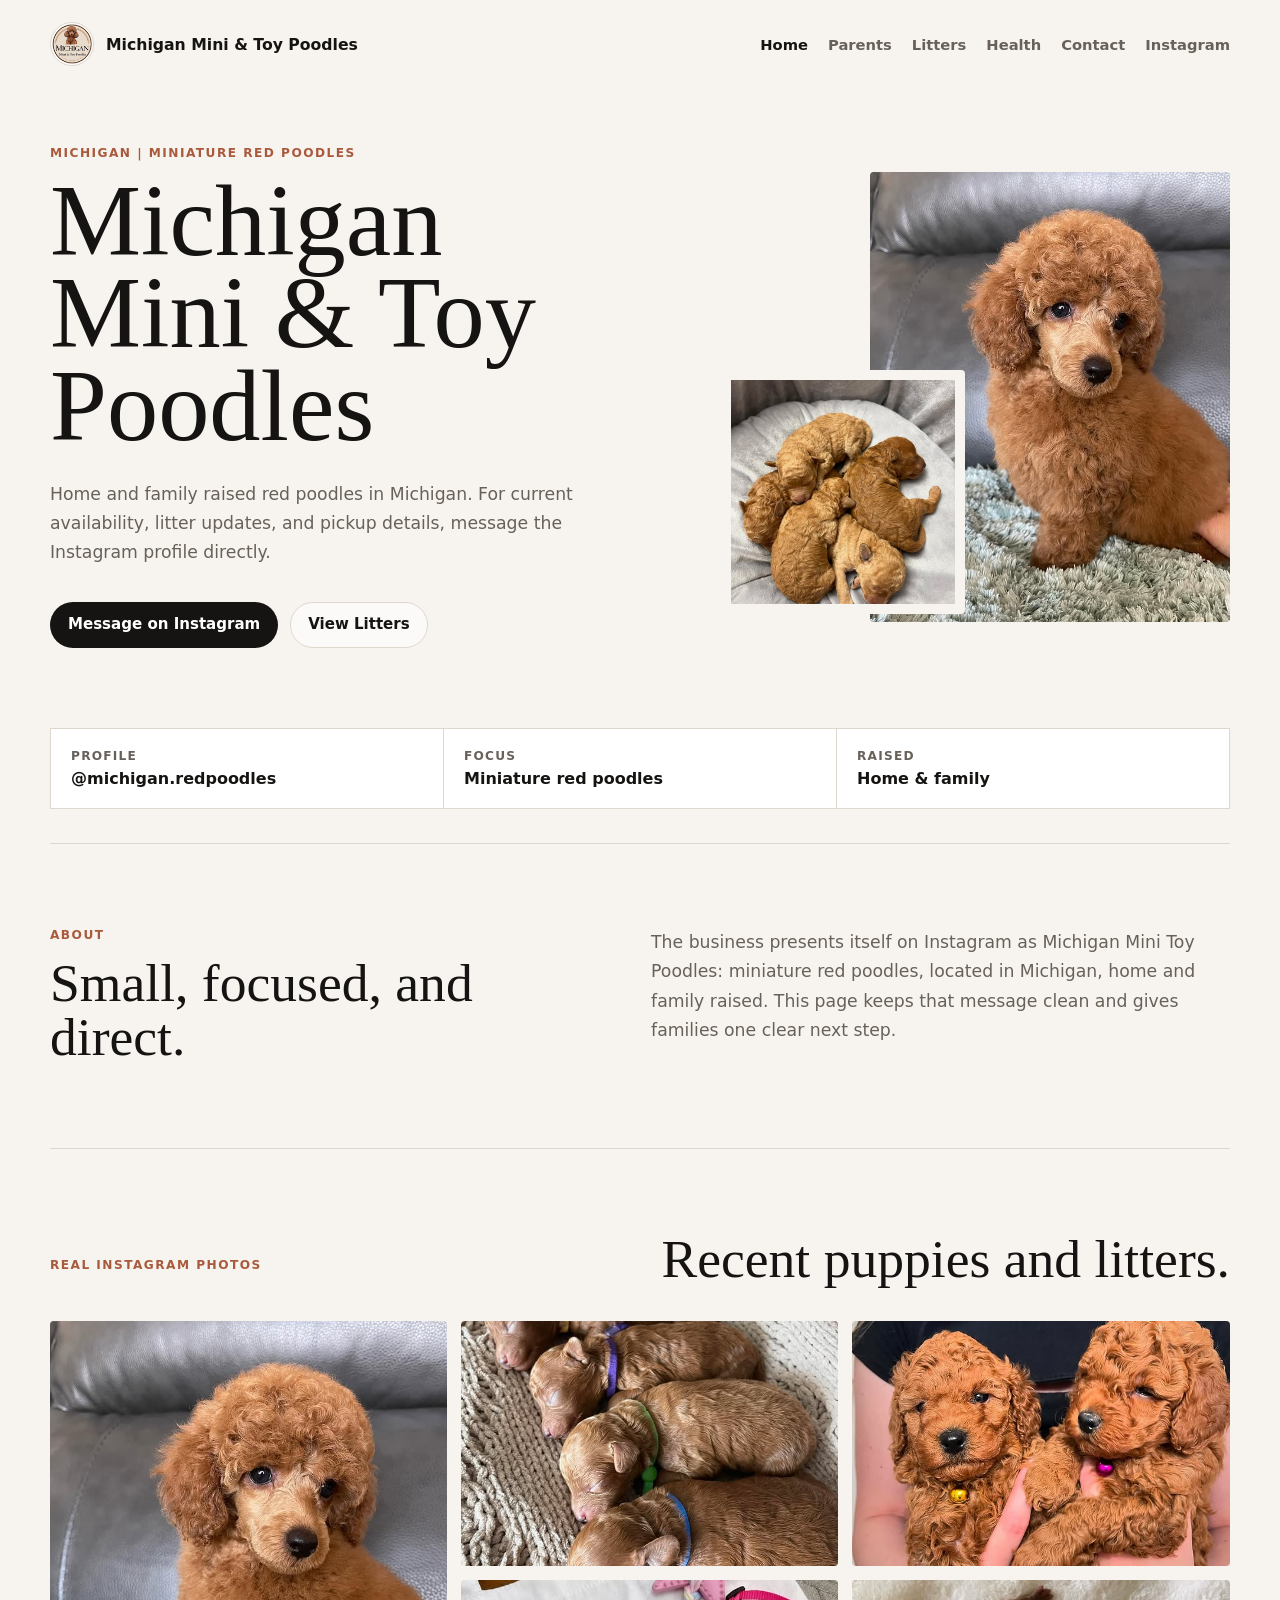
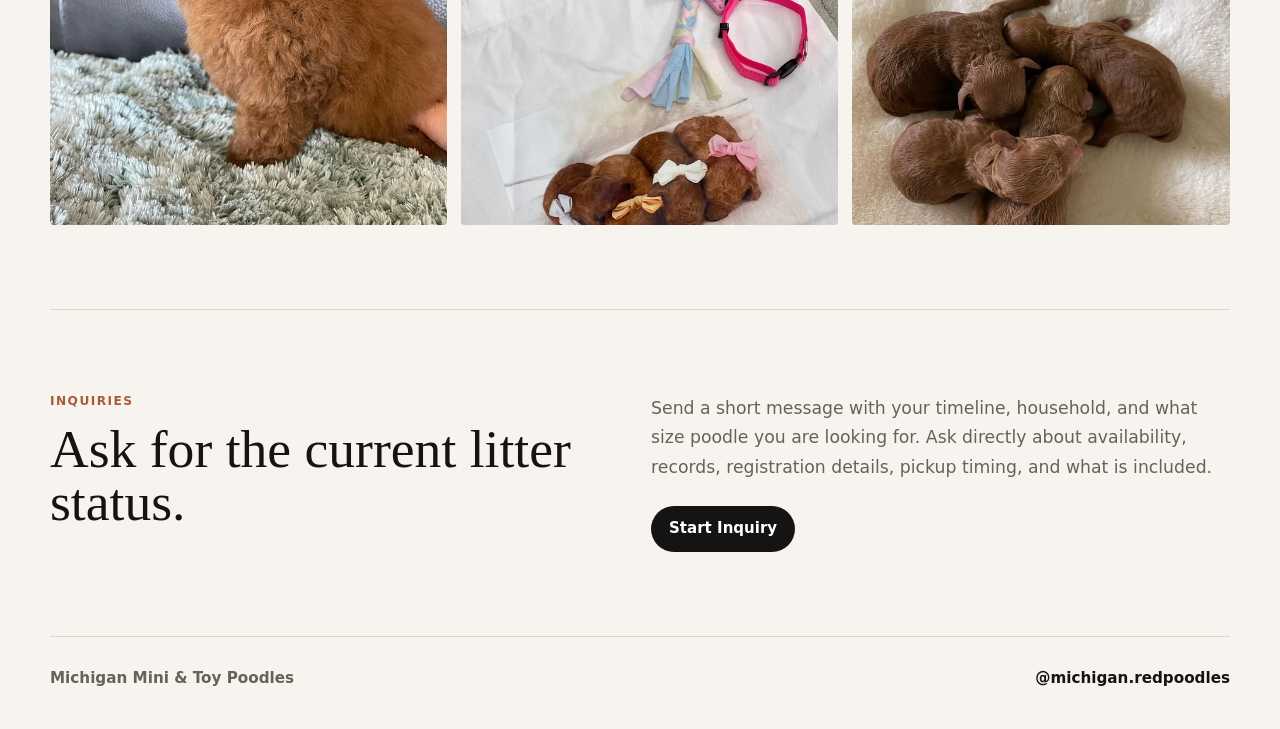
<file: index.html>
<!doctype html>
<html lang="en">
  <head>
    <meta charset="utf-8">
    <meta name="viewport" content="width=device-width, initial-scale=1">
    <title>Michigan Mini & Toy Poodles</title>
    <meta
      name="description"
      content="Michigan Mini & Toy Poodles raises miniature red poodles in Michigan. View real Instagram photos and message for current availability."
    >
    <link rel="stylesheet" href="./styles.css">
  </head>
  <body>
    <header class="site-header">
      <a class="brand" href="./index.html" aria-label="Michigan Mini and Toy Poodles home">
        <span class="brand-photo photo-profile" aria-hidden="true"></span>
        <span>Michigan Mini & Toy Poodles</span>
      </a>
      <nav aria-label="Primary navigation">
        <a class="active" href="./index.html" aria-current="page">Home</a>
        <a href="./parents.html">Parents</a>
        <a href="./litters.html">Litters</a>
        <a href="./health.html">Health</a>
        <a href="./contact.html">Contact</a>
        <a
          href="https://www.instagram.com/michigan.redpoodles/"
          target="_blank"
          rel="noreferrer"
        >
          Instagram
        </a>
      </nav>
    </header>

    <main id="top">
      <section class="hero" aria-labelledby="hero-title">
        <div class="hero-copy">
          <p class="eyebrow">Michigan | miniature red poodles</p>
          <h1 id="hero-title">Michigan Mini & Toy Poodles</h1>
          <p>
            Home and family raised red poodles in Michigan. For current
            availability, litter updates, and pickup details, message the
            Instagram profile directly.
          </p>
          <div class="hero-actions">
            <a
              class="button button-primary"
              href="https://www.instagram.com/michigan.redpoodles/"
              target="_blank"
              rel="noreferrer"
            >
              Message on Instagram
            </a>
            <a class="button button-secondary" href="./litters.html">View Litters</a>
          </div>
        </div>

        <div class="hero-media" aria-label="Instagram photos">
          <figure class="hero-photo">
            <span
              class="photo photo-hero"
              role="img"
              aria-label="A red miniature poodle puppy from Michigan Mini and Toy Poodles."
            ></span>
          </figure>
          <figure class="support-photo">
            <span
              class="photo photo-mini-girls"
              role="img"
              aria-label="A litter of red miniature poodle puppies resting together."
            ></span>
          </figure>
        </div>
      </section>

      <section class="proof-strip" aria-label="Profile details">
        <p><span>Profile</span>@michigan.redpoodles</p>
        <p><span>Focus</span>Miniature red poodles</p>
        <p><span>Raised</span>Home & family</p>
      </section>

      <section class="section intro" id="details">
        <div>
          <p class="eyebrow">About</p>
          <h2>Small, focused, and direct.</h2>
        </div>
        <p>
          The business presents itself on Instagram as Michigan Mini Toy
          Poodles: miniature red poodles, located in Michigan, home and family
          raised. This page keeps that message clean and gives families one
          clear next step.
        </p>
      </section>

      <section class="section gallery-section" id="photos">
        <div class="section-heading">
          <p class="eyebrow">Real Instagram photos</p>
          <h2>Recent puppies and litters.</h2>
        </div>
        <div class="gallery">
          <figure class="gallery-item tall">
            <span
              class="photo photo-hero"
              role="img"
              aria-label="A red miniature poodle puppy sitting indoors."
            ></span>
          </figure>
          <figure class="gallery-item">
            <span
              class="photo photo-toy-boys"
              role="img"
              aria-label="Four newborn red toy poodle puppies resting on a blanket."
            ></span>
          </figure>
          <figure class="gallery-item">
            <span
              class="photo photo-two-boys"
              role="img"
              aria-label="Two red miniature poodle boys from an Instagram post."
            ></span>
          </figure>
          <figure class="gallery-item">
            <span
              class="photo photo-playful-girls"
              role="img"
              aria-label="Three playful red poodle puppies from an Instagram post."
            ></span>
          </figure>
          <figure class="gallery-item">
            <span
              class="photo photo-male-puppies"
              role="img"
              aria-label="Four newborn male toy poodle puppies on a white blanket."
            ></span>
          </figure>
        </div>
      </section>

      <section class="section inquiry">
        <div>
          <p class="eyebrow">Inquiries</p>
          <h2>Ask for the current litter status.</h2>
        </div>
        <div class="inquiry-copy">
          <p>
            Send a short message with your timeline, household, and what size
            poodle you are looking for. Ask directly about availability,
            records, registration details, pickup timing, and what is included.
          </p>
          <a
            class="button button-primary"
            href="./contact.html"
          >
            Start Inquiry
          </a>
        </div>
      </section>
    </main>

    <footer class="site-footer">
      <span>Michigan Mini & Toy Poodles</span>
      <a
        href="https://www.instagram.com/michigan.redpoodles/"
        target="_blank"
        rel="noreferrer"
      >
        @michigan.redpoodles
      </a>
    </footer>
  </body>
</html>
</file>
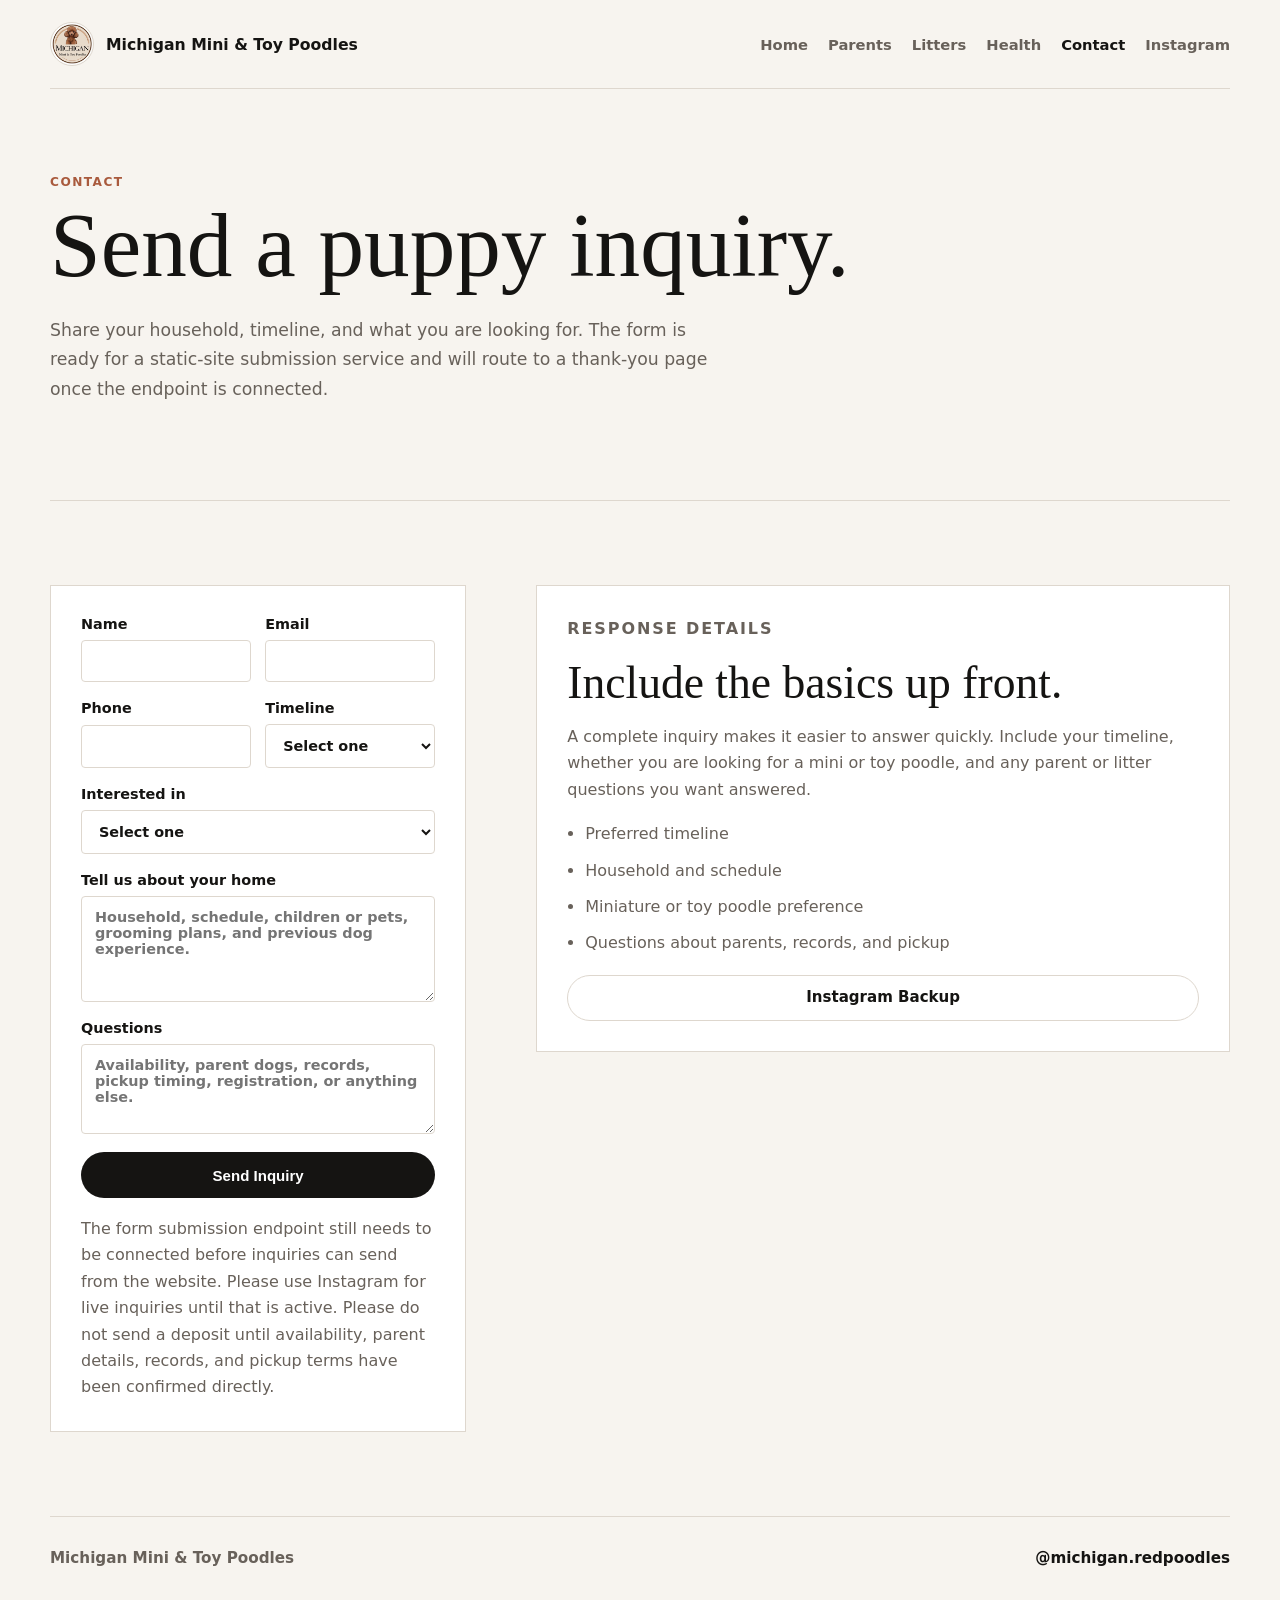
<file: contact.html>
<!doctype html>
<html lang="en">
  <head>
    <meta charset="utf-8">
    <meta name="viewport" content="width=device-width, initial-scale=1">
    <title>Contact | Michigan Mini & Toy Poodles</title>
    <meta
      name="description"
      content="Contact Michigan Mini & Toy Poodles through a simple puppy inquiry form."
    >
    <link rel="stylesheet" href="./styles.css">
  </head>
  <body>
    <header class="site-header">
      <a class="brand" href="./index.html" aria-label="Michigan Mini and Toy Poodles home">
        <span class="brand-photo photo-profile" aria-hidden="true"></span>
        <span>Michigan Mini & Toy Poodles</span>
      </a>
      <nav aria-label="Primary navigation">
        <a href="./index.html">Home</a>
        <a href="./parents.html">Parents</a>
        <a href="./litters.html">Litters</a>
        <a href="./health.html">Health</a>
        <a class="active" href="./contact.html" aria-current="page">Contact</a>
        <a
          href="https://www.instagram.com/michigan.redpoodles/"
          target="_blank"
          rel="noreferrer"
        >
          Instagram
        </a>
      </nav>
    </header>

    <main>
      <section class="page-hero">
        <p class="eyebrow">Contact</p>
        <h1>Send a puppy inquiry.</h1>
        <p>
          Share your household, timeline, and what you are looking for. The
          form is ready for a static-site submission service and will route to a
          thank-you page once the endpoint is connected.
        </p>
      </section>

      <section class="section form-layout">
        <form
          class="contact-form"
          name="poodle-inquiry"
          method="POST"
          action="https://formspree.io/f/REPLACE_WITH_FORM_ID"
          data-inquiry-form
        >
          <input type="hidden" name="_subject" value="New puppy inquiry">
          <input type="hidden" name="_next" value="./thanks.html">

          <div class="field-row">
            <label>
              Name
              <input name="name" autocomplete="name" required>
            </label>
            <label>
              Email
              <input name="email" type="email" autocomplete="email" required>
            </label>
          </div>

          <div class="field-row">
            <label>
              Phone
              <input name="phone" type="tel" autocomplete="tel">
            </label>
            <label>
              Timeline
              <select name="timeline" required>
                <option value="">Select one</option>
                <option>Ready now</option>
                <option>Within 1-3 months</option>
                <option>Later this year</option>
                <option>Researching for the future</option>
              </select>
            </label>
          </div>

          <label>
            Interested in
            <select name="interest" required>
              <option value="">Select one</option>
              <option>Miniature red poodle puppy</option>
              <option>Toy poodle puppy</option>
              <option>Upcoming litter</option>
              <option>Parent information</option>
              <option>Health testing or vet care information</option>
            </select>
          </label>

          <label>
            Tell us about your home
            <textarea
              name="home"
              rows="5"
              placeholder="Household, schedule, children or pets, grooming plans, and previous dog experience."
              required
            ></textarea>
          </label>

          <label>
            Questions
            <textarea
              name="questions"
              rows="4"
              placeholder="Availability, parent dogs, records, pickup timing, registration, or anything else."
            ></textarea>
          </label>

          <button class="button button-primary" type="submit">Send Inquiry</button>
          <p class="form-status" role="status" aria-live="polite"></p>
          <p class="form-note">
            The form submission endpoint still needs to be connected before
            inquiries can send from the website. Please use Instagram for live
            inquiries until that is active.
            Please do not send a deposit until availability, parent details,
            records, and pickup terms have been confirmed directly.
          </p>
        </form>

        <aside class="form-side">
          <p class="eyebrow">Response details</p>
          <h2>Include the basics up front.</h2>
          <p>
            A complete inquiry makes it easier to answer quickly. Include your
            timeline, whether you are looking for a mini or toy poodle, and any
            parent or litter questions you want answered.
          </p>
          <ul class="quiet-list">
            <li>Preferred timeline</li>
            <li>Household and schedule</li>
            <li>Miniature or toy poodle preference</li>
            <li>Questions about parents, records, and pickup</li>
          </ul>
          <a
            class="button button-secondary"
            href="https://www.instagram.com/michigan.redpoodles/"
            target="_blank"
            rel="noreferrer"
          >
            Instagram Backup
          </a>
        </aside>
      </section>
    </main>

    <footer class="site-footer">
      <span>Michigan Mini & Toy Poodles</span>
      <a
        href="https://www.instagram.com/michigan.redpoodles/"
        target="_blank"
        rel="noreferrer"
      >
        @michigan.redpoodles
      </a>
    </footer>

    <script>
      const inquiryForm = document.querySelector("[data-inquiry-form]");
      const formStatus = document.querySelector(".form-status");

      inquiryForm?.addEventListener("submit", (event) => {
        if (inquiryForm.action.includes("REPLACE_WITH_FORM_ID")) {
          event.preventDefault();
          if (formStatus) {
            formStatus.textContent =
              "The website form is ready, but the submission endpoint has not been connected yet. Please send your inquiry through Instagram for now.";
          }
        }
      });
    </script>
  </body>
</html>
</file>
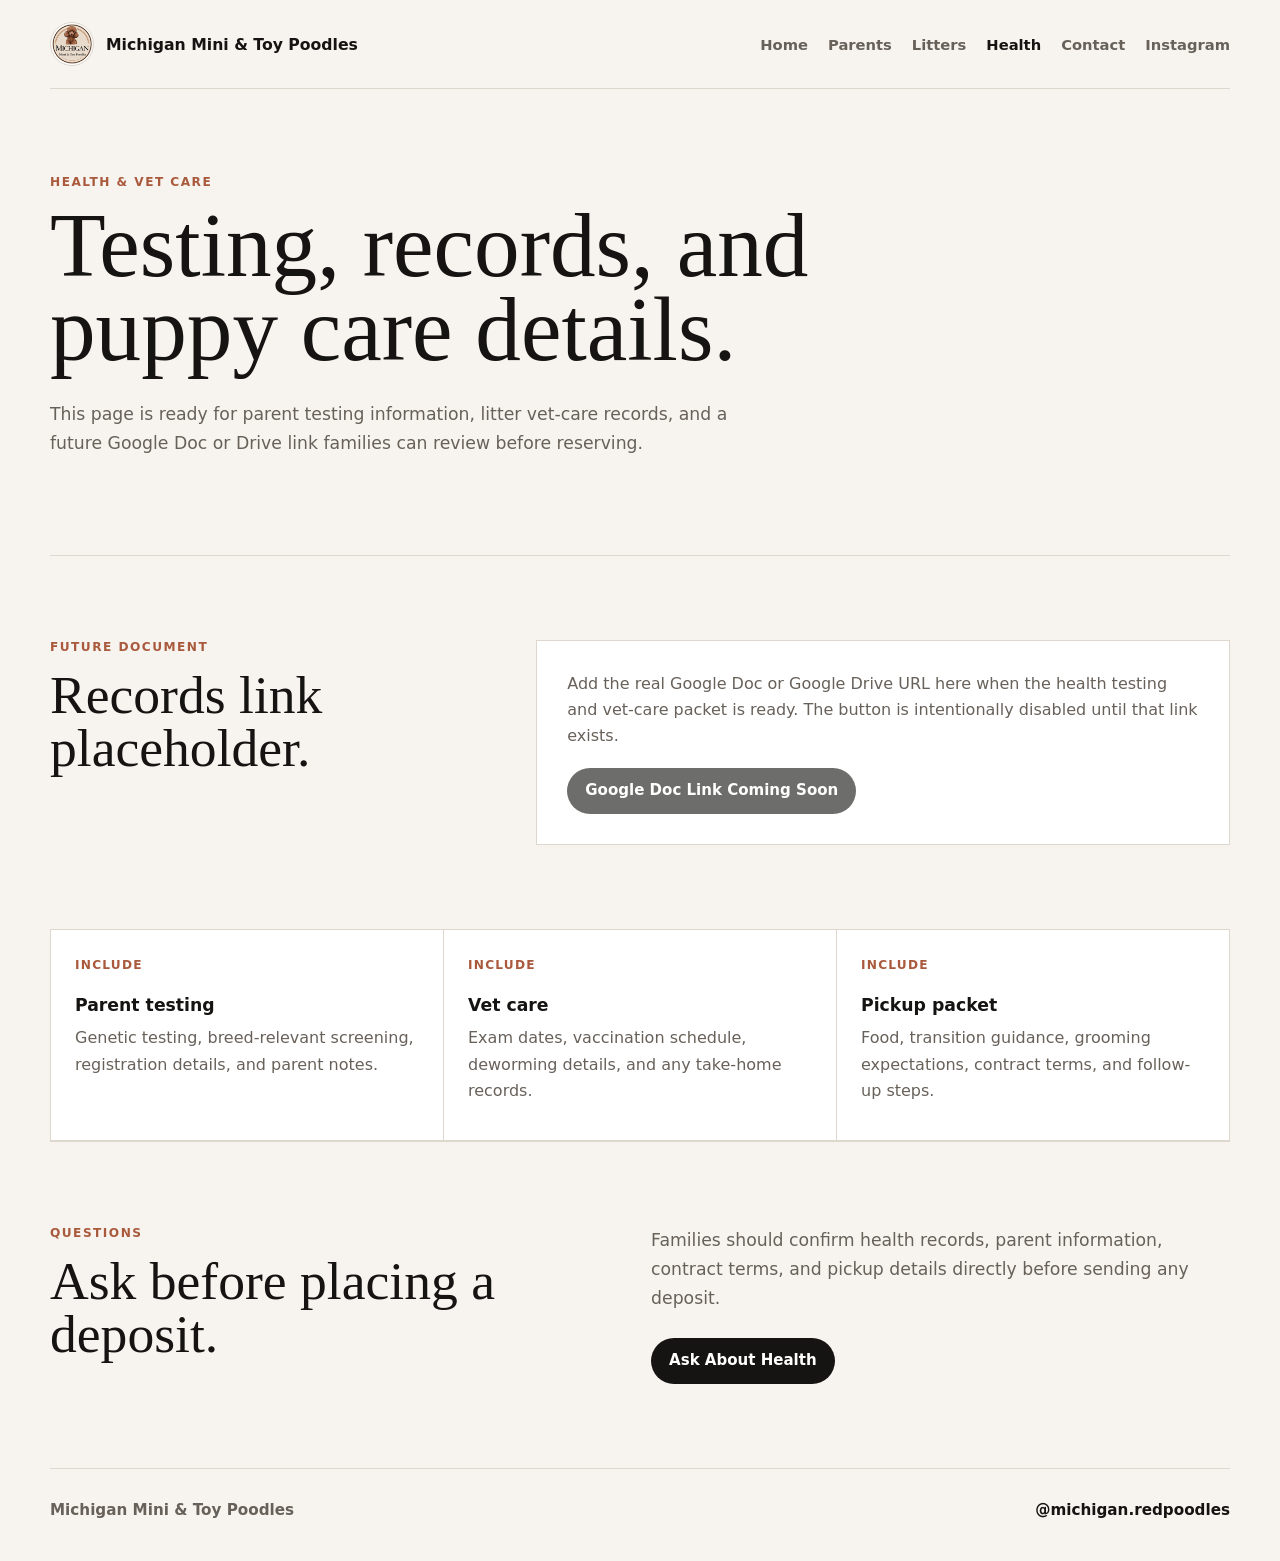
<file: health.html>
<!doctype html>
<html lang="en">
  <head>
    <meta charset="utf-8">
    <meta name="viewport" content="width=device-width, initial-scale=1">
    <title>Health & Vet Care | Michigan Mini & Toy Poodles</title>
    <meta
      name="description"
      content="Health testing and vet care information for Michigan Mini & Toy Poodles."
    >
    <link rel="stylesheet" href="./styles.css">
  </head>
  <body>
    <header class="site-header">
      <a class="brand" href="./index.html" aria-label="Michigan Mini and Toy Poodles home">
        <span class="brand-photo photo-profile" aria-hidden="true"></span>
        <span>Michigan Mini & Toy Poodles</span>
      </a>
      <nav aria-label="Primary navigation">
        <a href="./index.html">Home</a>
        <a href="./parents.html">Parents</a>
        <a href="./litters.html">Litters</a>
        <a class="active" href="./health.html" aria-current="page">Health</a>
        <a href="./contact.html">Contact</a>
        <a
          href="https://www.instagram.com/michigan.redpoodles/"
          target="_blank"
          rel="noreferrer"
        >
          Instagram
        </a>
      </nav>
    </header>

    <main>
      <section class="page-hero">
        <p class="eyebrow">Health & vet care</p>
        <h1>Testing, records, and puppy care details.</h1>
        <p>
          This page is ready for parent testing information, litter vet-care
          records, and a future Google Doc or Drive link families can review
          before reserving.
        </p>
      </section>

      <section class="section parent-overview">
        <div class="parent-note">
          <p class="eyebrow">Future document</p>
          <h2>Records link placeholder.</h2>
        </div>
        <div class="form-side document-panel">
          <p>
            Add the real Google Doc or Google Drive URL here when the health
            testing and vet-care packet is ready. The button is intentionally
            disabled until that link exists.
          </p>
          <!-- Replace href="#" with the future Google Doc or Drive sharing URL. -->
          <a class="button button-primary future-link" href="#" aria-disabled="true" tabindex="-1">
            Google Doc Link Coming Soon
          </a>
        </div>
      </section>

      <section class="section detail-list wide">
        <article>
          <span>Include</span>
          <h3>Parent testing</h3>
          <p>Genetic testing, breed-relevant screening, registration details, and parent notes.</p>
        </article>
        <article>
          <span>Include</span>
          <h3>Vet care</h3>
          <p>Exam dates, vaccination schedule, deworming details, and any take-home records.</p>
        </article>
        <article>
          <span>Include</span>
          <h3>Pickup packet</h3>
          <p>Food, transition guidance, grooming expectations, contract terms, and follow-up steps.</p>
        </article>
      </section>

      <section class="section inquiry compact">
        <div>
          <p class="eyebrow">Questions</p>
          <h2>Ask before placing a deposit.</h2>
        </div>
        <div class="inquiry-copy">
          <p>
            Families should confirm health records, parent information, contract
            terms, and pickup details directly before sending any deposit.
          </p>
          <a class="button button-primary" href="./contact.html">Ask About Health</a>
        </div>
      </section>
    </main>

    <footer class="site-footer">
      <span>Michigan Mini & Toy Poodles</span>
      <a
        href="https://www.instagram.com/michigan.redpoodles/"
        target="_blank"
        rel="noreferrer"
      >
        @michigan.redpoodles
      </a>
    </footer>
  </body>
</html>
</file>
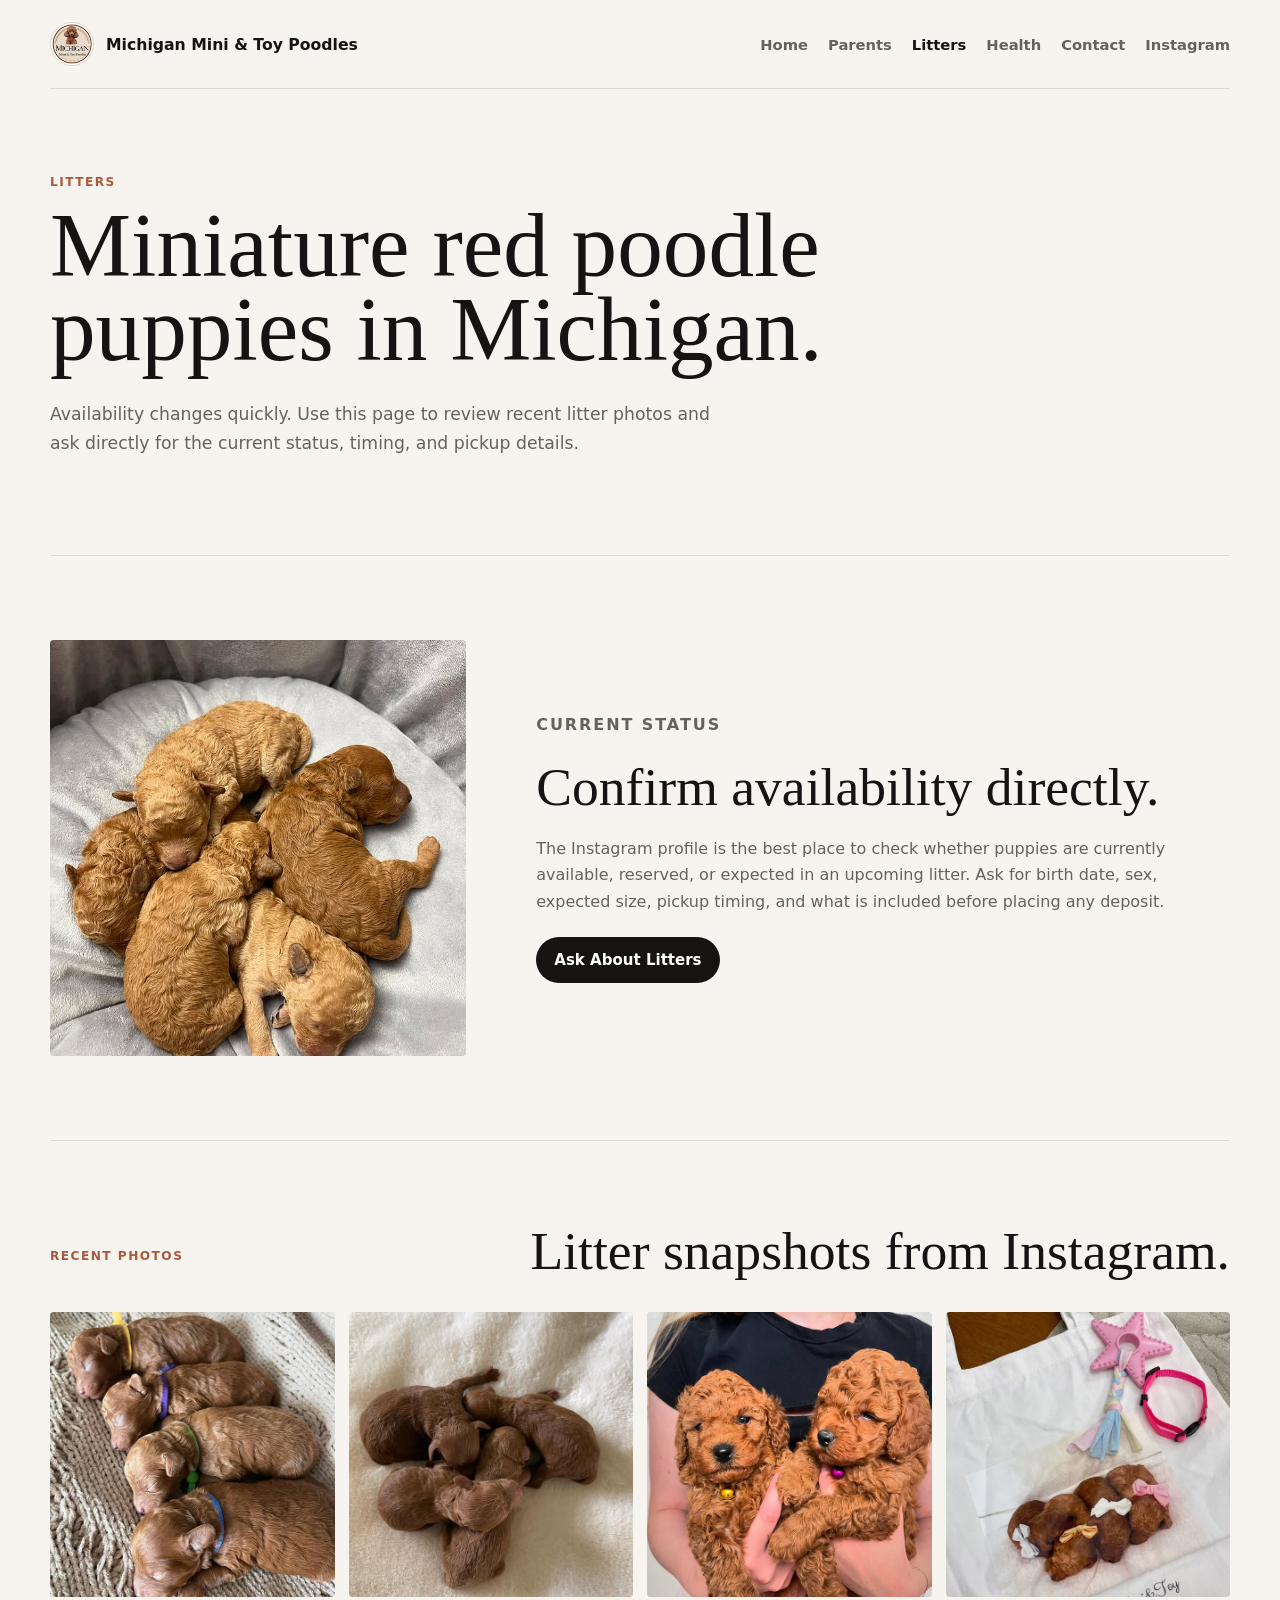
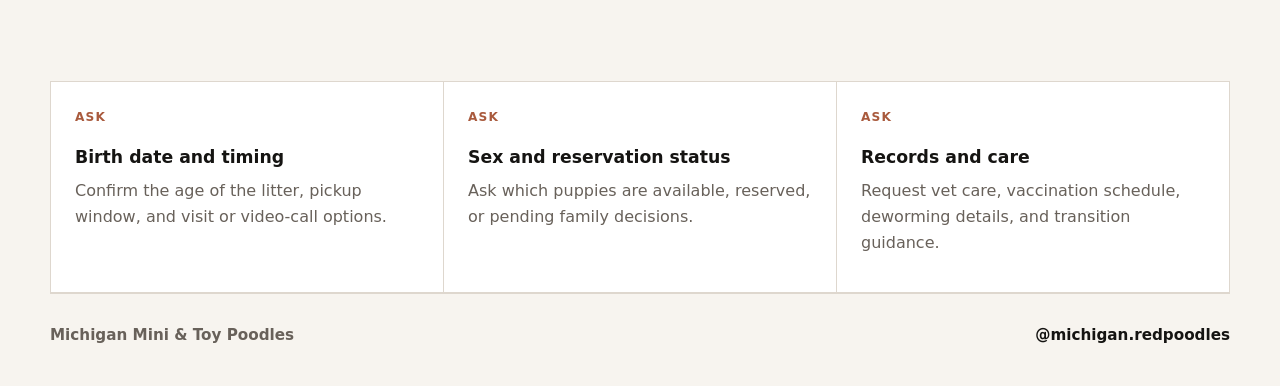
<file: litters.html>
<!doctype html>
<html lang="en">
  <head>
    <meta charset="utf-8">
    <meta name="viewport" content="width=device-width, initial-scale=1">
    <title>Litters | Michigan Mini & Toy Poodles</title>
    <meta
      name="description"
      content="Litter information for Michigan Mini & Toy Poodles, with real Instagram photos and inquiry guidance."
    >
    <link rel="stylesheet" href="./styles.css">
  </head>
  <body>
    <header class="site-header">
      <a class="brand" href="./index.html" aria-label="Michigan Mini and Toy Poodles home">
        <span class="brand-photo photo-profile" aria-hidden="true"></span>
        <span>Michigan Mini & Toy Poodles</span>
      </a>
      <nav aria-label="Primary navigation">
        <a href="./index.html">Home</a>
        <a href="./parents.html">Parents</a>
        <a class="active" href="./litters.html" aria-current="page">Litters</a>
        <a href="./health.html">Health</a>
        <a href="./contact.html">Contact</a>
        <a
          href="https://www.instagram.com/michigan.redpoodles/"
          target="_blank"
          rel="noreferrer"
        >
          Instagram
        </a>
      </nav>
    </header>

    <main>
      <section class="page-hero">
        <p class="eyebrow">Litters</p>
        <h1>Miniature red poodle puppies in Michigan.</h1>
        <p>
          Availability changes quickly. Use this page to review recent litter
          photos and ask directly for the current status, timing, and pickup
          details.
        </p>
      </section>

      <section class="section litter-feature">
        <figure>
          <span
            class="photo photo-mini-girls"
            role="img"
            aria-label="A litter of red miniature poodle puppies resting together."
          ></span>
        </figure>
        <div>
          <p class="eyebrow">Current status</p>
          <h2>Confirm availability directly.</h2>
          <p>
            The Instagram profile is the best place to check whether puppies are
            currently available, reserved, or expected in an upcoming litter.
            Ask for birth date, sex, expected size, pickup timing, and what is
            included before placing any deposit.
          </p>
          <a class="button button-primary" href="./contact.html">Ask About Litters</a>
        </div>
      </section>

      <section class="section gallery-section">
        <div class="section-heading">
          <p class="eyebrow">Recent photos</p>
          <h2>Litter snapshots from Instagram.</h2>
        </div>
        <div class="litter-grid">
          <figure>
            <span
              class="photo photo-toy-boys"
              role="img"
              aria-label="Four newborn red toy poodle puppies resting on a blanket."
            ></span>
          </figure>
          <figure>
            <span
              class="photo photo-male-puppies"
              role="img"
              aria-label="Four newborn male toy poodle puppies on a white blanket."
            ></span>
          </figure>
          <figure>
            <span
              class="photo photo-two-boys"
              role="img"
              aria-label="Two red miniature poodle boys from an Instagram post."
            ></span>
          </figure>
          <figure>
            <span
              class="photo photo-playful-girls"
              role="img"
              aria-label="Three playful red poodle puppies from an Instagram post."
            ></span>
          </figure>
        </div>
      </section>

      <section class="section detail-list wide">
        <article>
          <span>Ask</span>
          <h3>Birth date and timing</h3>
          <p>Confirm the age of the litter, pickup window, and visit or video-call options.</p>
        </article>
        <article>
          <span>Ask</span>
          <h3>Sex and reservation status</h3>
          <p>Ask which puppies are available, reserved, or pending family decisions.</p>
        </article>
        <article>
          <span>Ask</span>
          <h3>Records and care</h3>
          <p>Request vet care, vaccination schedule, deworming details, and transition guidance.</p>
        </article>
      </section>
    </main>

    <footer class="site-footer">
      <span>Michigan Mini & Toy Poodles</span>
      <a
        href="https://www.instagram.com/michigan.redpoodles/"
        target="_blank"
        rel="noreferrer"
      >
        @michigan.redpoodles
      </a>
    </footer>
  </body>
</html>
</file>
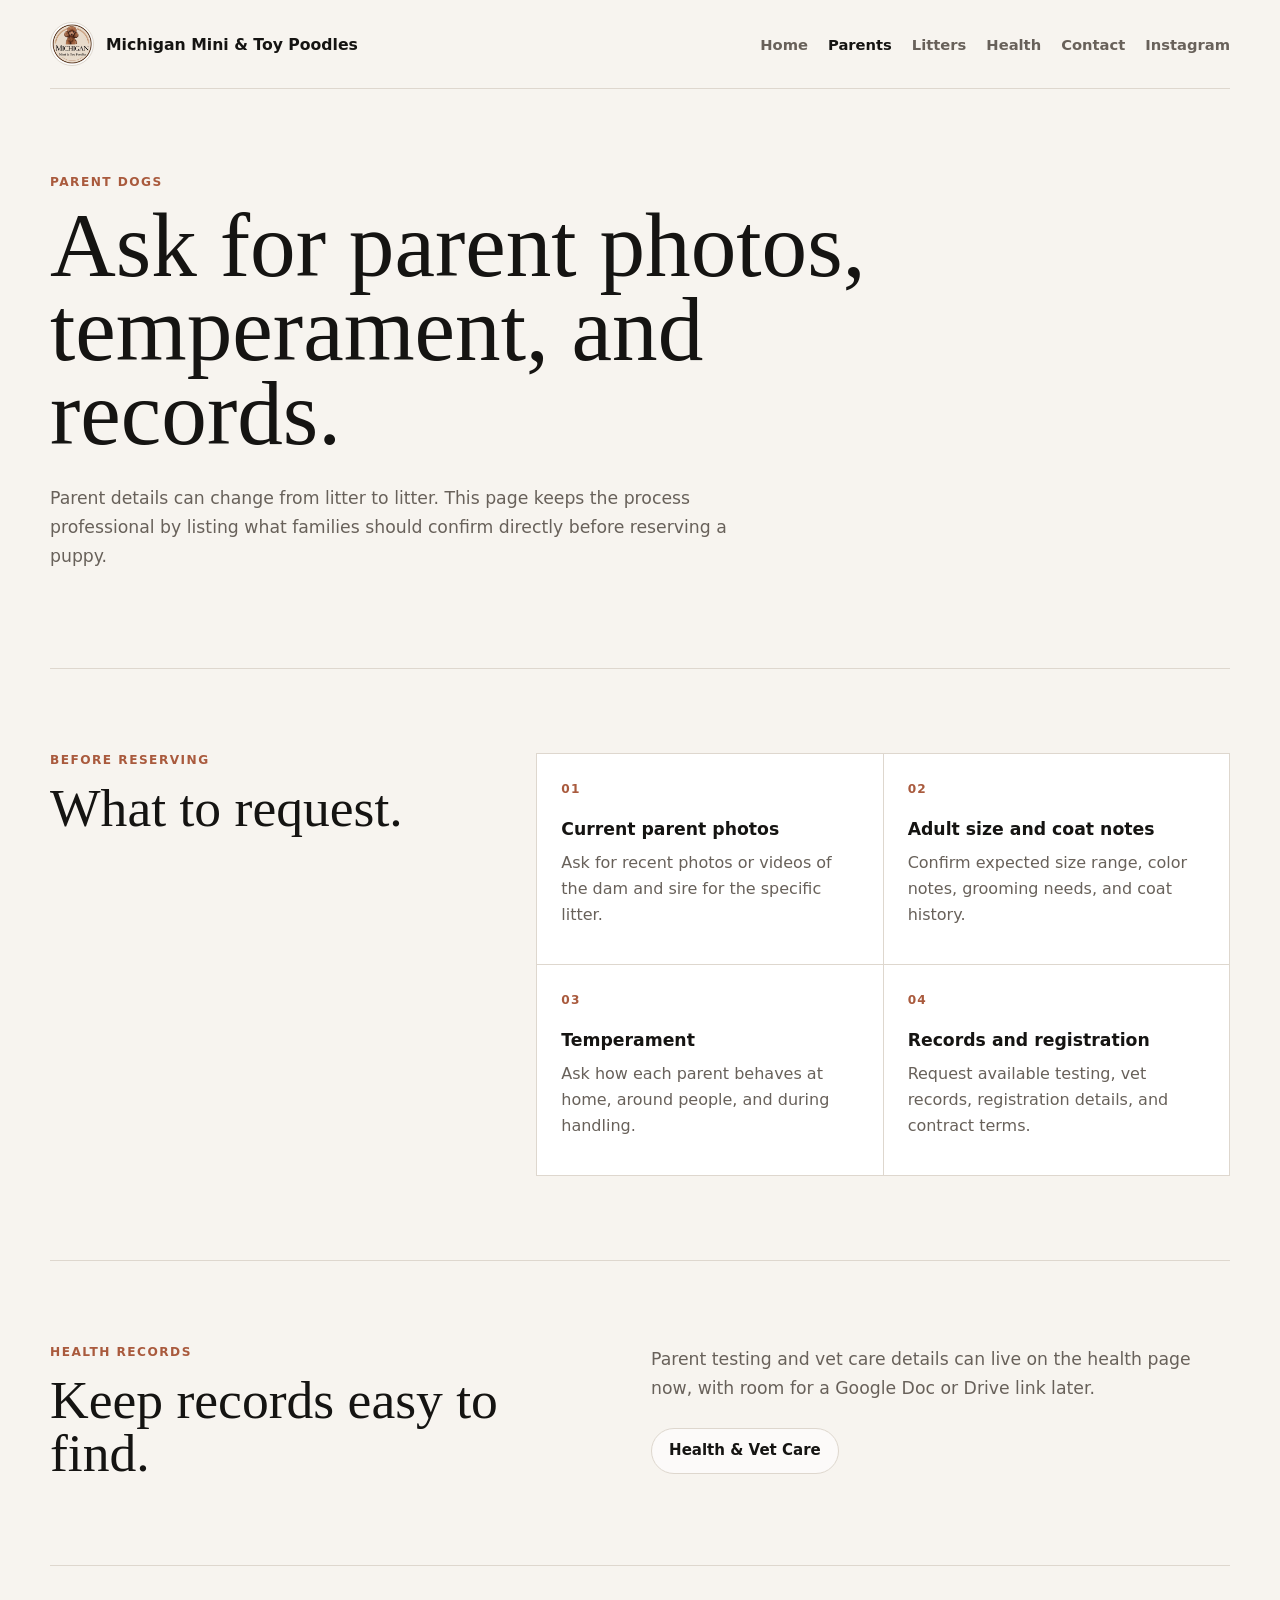
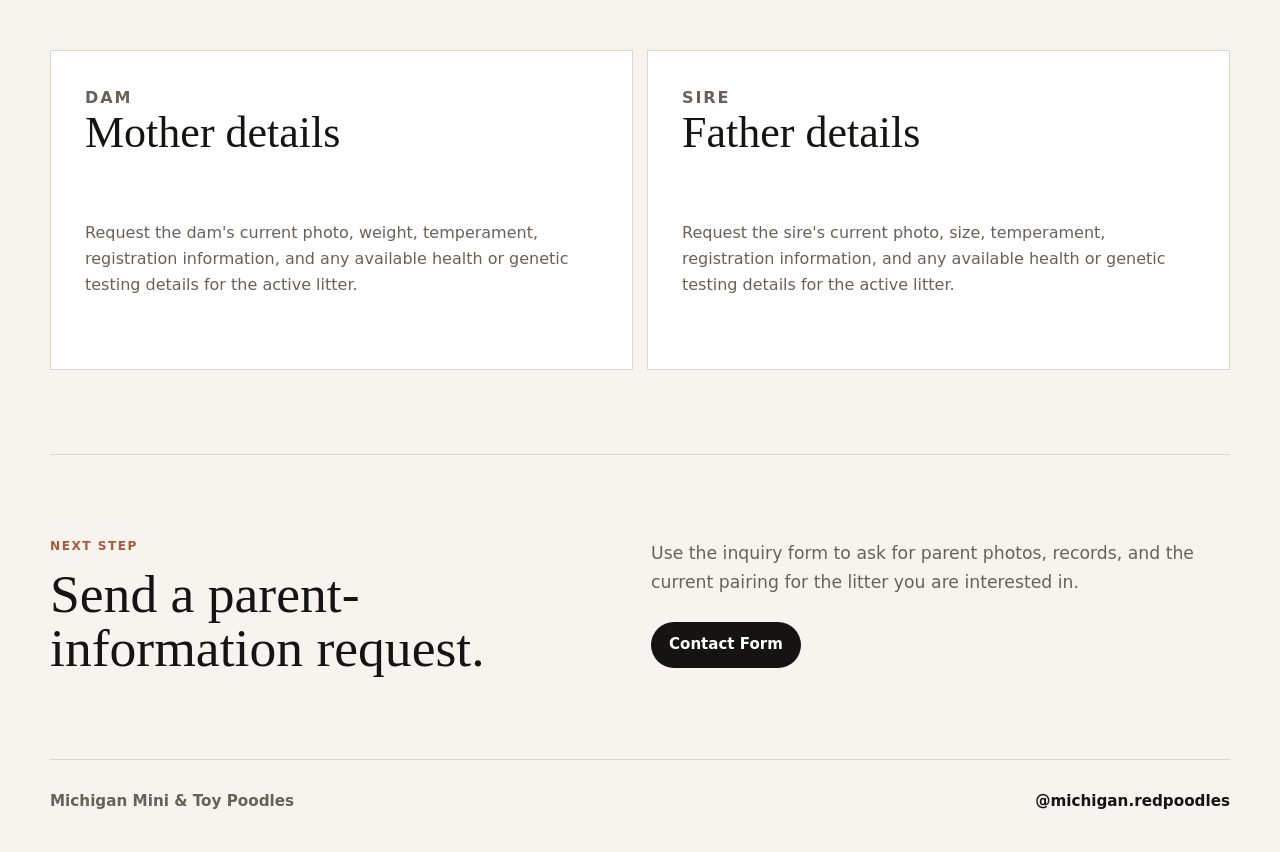
<file: parents.html>
<!doctype html>
<html lang="en">
  <head>
    <meta charset="utf-8">
    <meta name="viewport" content="width=device-width, initial-scale=1">
    <title>Parents | Michigan Mini & Toy Poodles</title>
    <meta
      name="description"
      content="Parent information for Michigan Mini & Toy Poodles, including what families should request before reserving a puppy."
    >
    <link rel="stylesheet" href="./styles.css">
  </head>
  <body>
    <header class="site-header">
      <a class="brand" href="./index.html" aria-label="Michigan Mini and Toy Poodles home">
        <span class="brand-photo photo-profile" aria-hidden="true"></span>
        <span>Michigan Mini & Toy Poodles</span>
      </a>
      <nav aria-label="Primary navigation">
        <a href="./index.html">Home</a>
        <a class="active" href="./parents.html" aria-current="page">Parents</a>
        <a href="./litters.html">Litters</a>
        <a href="./health.html">Health</a>
        <a href="./contact.html">Contact</a>
        <a
          href="https://www.instagram.com/michigan.redpoodles/"
          target="_blank"
          rel="noreferrer"
        >
          Instagram
        </a>
      </nav>
    </header>

    <main>
      <section class="page-hero">
        <p class="eyebrow">Parent dogs</p>
        <h1>Ask for parent photos, temperament, and records.</h1>
        <p>
          Parent details can change from litter to litter. This page keeps the
          process professional by listing what families should confirm directly
          before reserving a puppy.
        </p>
      </section>

      <section class="section parent-overview">
        <div class="parent-note">
          <p class="eyebrow">Before reserving</p>
          <h2>What to request.</h2>
        </div>
        <div class="detail-list">
          <article>
            <span>01</span>
            <h3>Current parent photos</h3>
            <p>Ask for recent photos or videos of the dam and sire for the specific litter.</p>
          </article>
          <article>
            <span>02</span>
            <h3>Adult size and coat notes</h3>
            <p>Confirm expected size range, color notes, grooming needs, and coat history.</p>
          </article>
          <article>
            <span>03</span>
            <h3>Temperament</h3>
            <p>Ask how each parent behaves at home, around people, and during handling.</p>
          </article>
          <article>
            <span>04</span>
            <h3>Records and registration</h3>
            <p>Request available testing, vet records, registration details, and contract terms.</p>
          </article>
        </div>
      </section>

      <section class="section inquiry compact">
        <div>
          <p class="eyebrow">Health records</p>
          <h2>Keep records easy to find.</h2>
        </div>
        <div class="inquiry-copy">
          <p>
            Parent testing and vet care details can live on the health page now,
            with room for a Google Doc or Drive link later.
          </p>
          <a class="button button-secondary" href="./health.html">Health & Vet Care</a>
        </div>
      </section>

      <section class="section parent-cards">
        <article class="profile-card">
          <div>
            <p class="eyebrow">Dam</p>
            <h2>Mother details</h2>
          </div>
          <p>
            Request the dam's current photo, weight, temperament, registration
            information, and any available health or genetic testing details for
            the active litter.
          </p>
        </article>
        <article class="profile-card">
          <div>
            <p class="eyebrow">Sire</p>
            <h2>Father details</h2>
          </div>
          <p>
            Request the sire's current photo, size, temperament, registration
            information, and any available health or genetic testing details for
            the active litter.
          </p>
        </article>
      </section>

      <section class="section inquiry compact">
        <div>
          <p class="eyebrow">Next step</p>
          <h2>Send a parent-information request.</h2>
        </div>
        <div class="inquiry-copy">
          <p>
            Use the inquiry form to ask for parent photos, records, and the
            current pairing for the litter you are interested in.
          </p>
          <a class="button button-primary" href="./contact.html">Contact Form</a>
        </div>
      </section>
    </main>

    <footer class="site-footer">
      <span>Michigan Mini & Toy Poodles</span>
      <a
        href="https://www.instagram.com/michigan.redpoodles/"
        target="_blank"
        rel="noreferrer"
      >
        @michigan.redpoodles
      </a>
    </footer>
  </body>
</html>
</file>
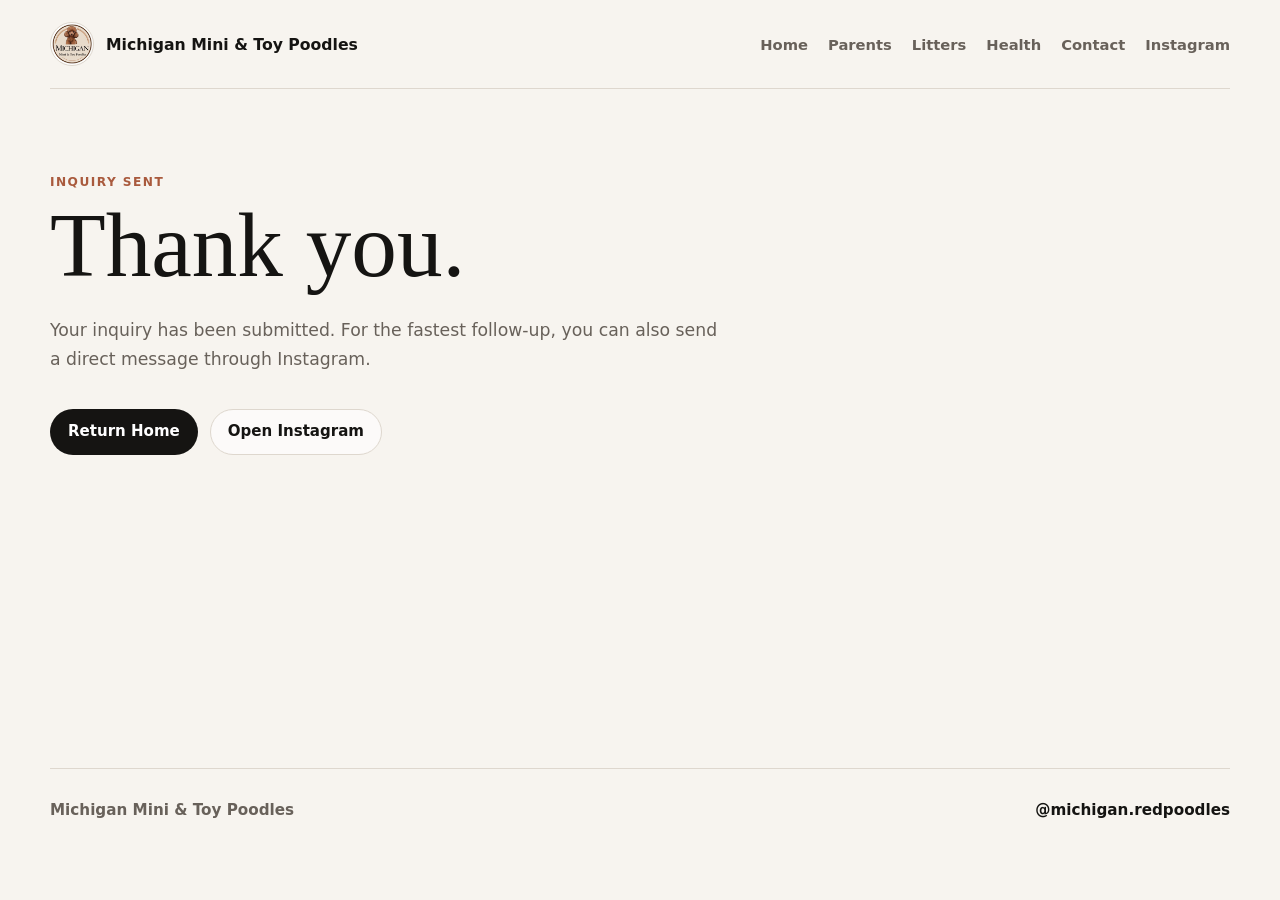
<file: thanks.html>
<!doctype html>
<html lang="en">
  <head>
    <meta charset="utf-8">
    <meta name="viewport" content="width=device-width, initial-scale=1">
    <title>Thank You | Michigan Mini & Toy Poodles</title>
    <meta
      name="description"
      content="Thank you page for Michigan Mini & Toy Poodles puppy inquiries."
    >
    <link rel="stylesheet" href="./styles.css">
  </head>
  <body>
    <header class="site-header">
      <a class="brand" href="./index.html" aria-label="Michigan Mini and Toy Poodles home">
        <span class="brand-photo photo-profile" aria-hidden="true"></span>
        <span>Michigan Mini & Toy Poodles</span>
      </a>
      <nav aria-label="Primary navigation">
        <a href="./index.html">Home</a>
        <a href="./parents.html">Parents</a>
        <a href="./litters.html">Litters</a>
        <a href="./health.html">Health</a>
        <a href="./contact.html">Contact</a>
        <a
          href="https://www.instagram.com/michigan.redpoodles/"
          target="_blank"
          rel="noreferrer"
        >
          Instagram
        </a>
      </nav>
    </header>

    <main>
      <section class="page-hero thank-you">
        <p class="eyebrow">Inquiry sent</p>
        <h1>Thank you.</h1>
        <p>
          Your inquiry has been submitted. For the fastest follow-up, you can
          also send a direct message through Instagram.
        </p>
        <div class="hero-actions">
          <a class="button button-primary" href="./index.html">Return Home</a>
          <a
            class="button button-secondary"
            href="https://www.instagram.com/michigan.redpoodles/"
            target="_blank"
            rel="noreferrer"
          >
            Open Instagram
          </a>
        </div>
      </section>
    </main>

    <footer class="site-footer">
      <span>Michigan Mini & Toy Poodles</span>
      <a
        href="https://www.instagram.com/michigan.redpoodles/"
        target="_blank"
        rel="noreferrer"
      >
        @michigan.redpoodles
      </a>
    </footer>
  </body>
</html>
</file>
